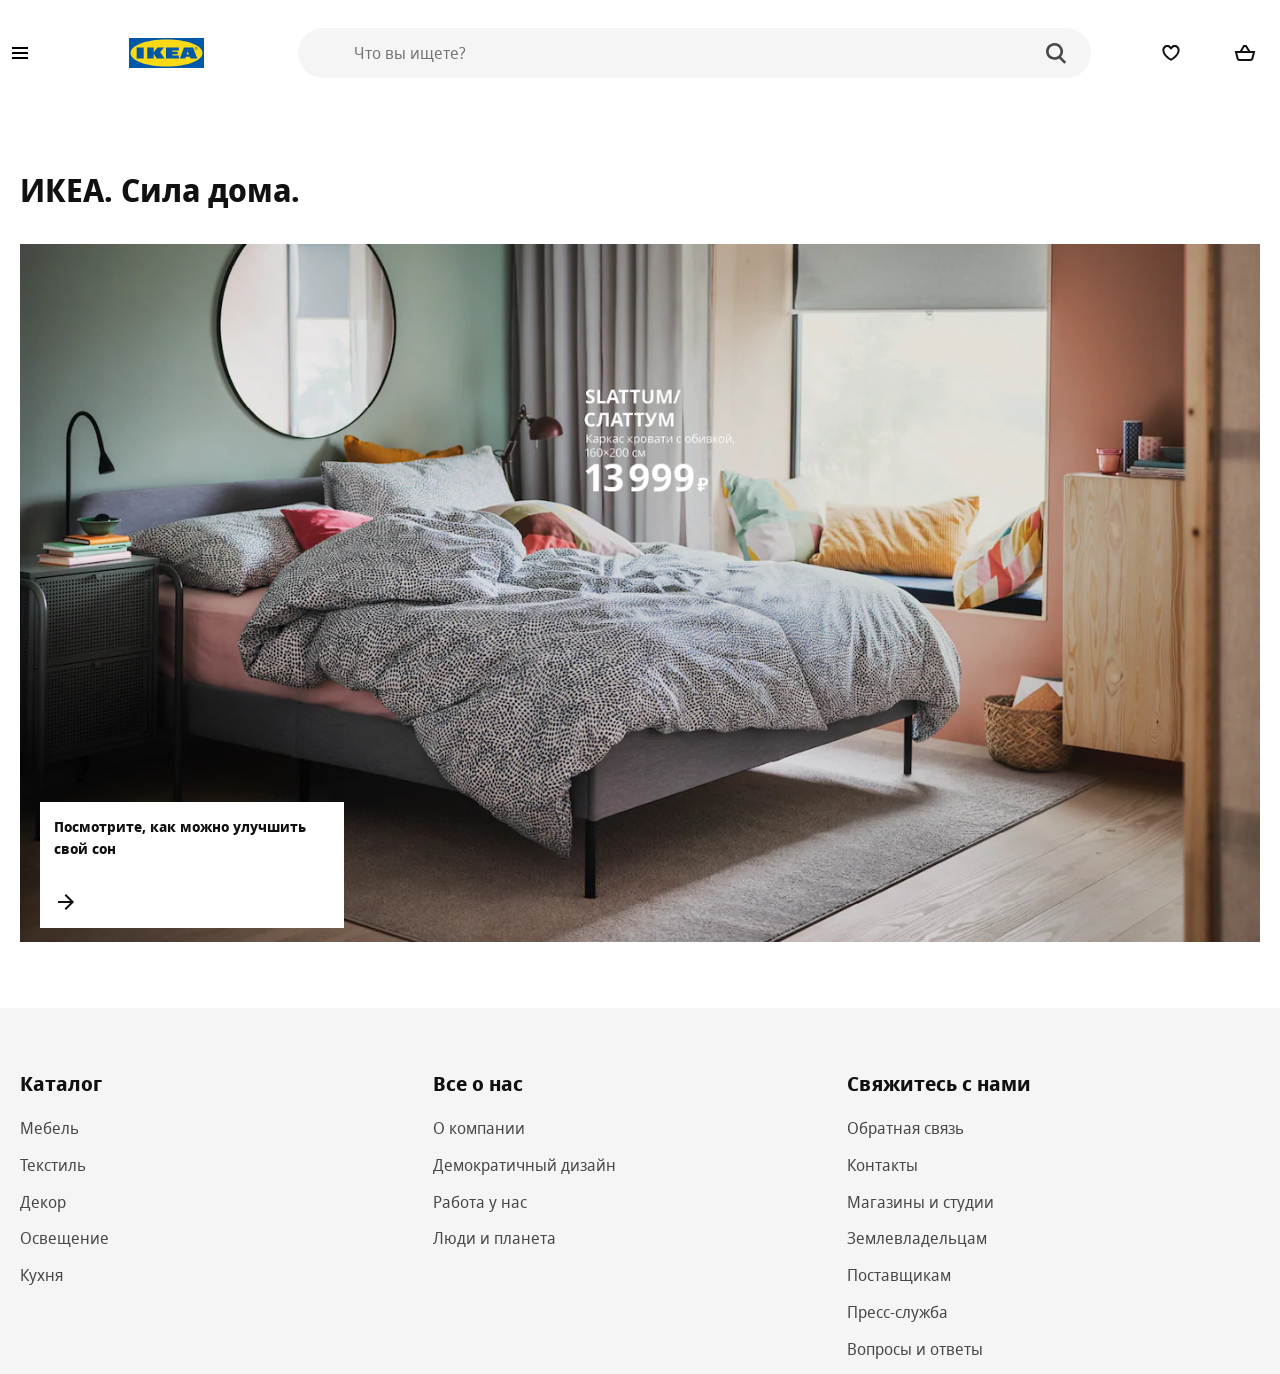
<file: index.html>
<!DOCTYPE html>
<html lang="en">
<head>
    <meta charset="UTF-8">
    <meta name="viewport"
          content="width=device-width, user-scalable=no, initial-scale=1.0, maximum-scale=1.0, minimum-scale=1.0">
    <meta http-equiv="X-UA-Compatible" content="ie=edge">
    <link rel="apple-touch-icon" sizes="180x180" href="favicon/apple-touch-icon.png">
    <link rel="icon" type="image/png" sizes="32x32" href="favicon/favicon-32x32.png">
    <link rel="icon" type="image/png" sizes="16x16" href="favicon/favicon-16x16.png">
    <link rel="mask-icon" href="favicon/safari-pinned-tab.svg" color="#0058ab">
    <meta name="msapplication-TileColor" content="#0058ab">
    <meta name="theme-color" content="#0058ab">
    <title>ИКЕА - официальный интернет-магазин мебели - IKEA</title>
    <link rel="stylesheet" href="styles/styles.css">

    <script src="script/index.js" defer type="module"></script>

</head>
<body>
<header>
    <div class="container">
        <!-- <div class="header">
            <button class="btn btn-burger" aria-label="открыть меню">
                <svg focusable="false" class="svg-icon" width="24" height="24" viewBox="0 0 24 24" fill="none"
                     xmlns="http://www.w3.org/2000/svg">
                    <path fill-rule="evenodd" clip-rule="evenodd"
                          d="M20 8H4V6H20V8ZM20 13H4V11H20V13ZM20 18H4V16H20V18Z"></path>
                </svg>
            </button>
            <a href="index.html" class="logo">
                <img src="image/ikea-logo.svg" alt="Логотип">
            </a>
            <form class="search" method="get" action="goods.html">
                <input type="search" name="s" maxlength="150" class="search-input" spellcheck="false"
                       aria-label="Искать товары, новинки и вдохновение"
                       aria-placeholder="Искать товары, новинки и вдохновение" placeholder="Что вы ищете?"
                       autocapitalize="off" autocomplete="off" autocorrect="off">
                <button type="submit" class="btn search-btn" aria-label="найти"></button>
            </form>
            <a href="goods.html?cat=wishlist" class="btn btn-wishlist">
                <svg focusable="false" class="svg-icon" width="24" height="24" viewBox="0 0 24 24" fill="none"
                     xmlns="http://www.w3.org/2000/svg">
                    <path fill-rule="evenodd" clip-rule="evenodd"
                          d="M12.336 5.52055C14.2336 3.62376 17.3096 3.62401 19.2069 5.52129C20.2067 6.52115 20.6796 7.85005 20.6259 9.15761C20.6151 12.2138 18.4184 14.8654 16.4892 16.6366C15.4926 17.5517 14.5004 18.2923 13.7593 18.8036C13.3879 19.0598 13.0771 19.2601 12.8574 19.3973C12.7475 19.466 12.6601 19.519 12.5992 19.5555C12.5687 19.5737 12.5448 19.5879 12.5279 19.5978L12.5079 19.6094L12.502 19.6129L12.5001 19.614C12.5001 19.614 12.4989 19.6147 11.9999 18.748C11.501 19.6147 11.5005 19.6144 11.5005 19.6144L11.4979 19.6129L11.4919 19.6094L11.472 19.5978C11.4551 19.5879 11.4312 19.5737 11.4007 19.5555C11.3397 19.519 11.2524 19.466 11.1425 19.3973C10.9227 19.2601 10.612 19.0598 10.2405 18.8036C9.49947 18.2923 8.50726 17.5517 7.51063 16.6366C5.58146 14.8654 3.38477 12.2139 3.37399 9.15765C3.32024 7.85008 3.79314 6.52117 4.79301 5.52129C6.69054 3.62376 9.76704 3.62376 11.6646 5.52129L11.9993 5.856L12.3353 5.52129L12.336 5.52055ZM11.9999 18.748L11.5005 19.6144L11.9999 19.9019L12.4989 19.6147L11.9999 18.748ZM11.9999 17.573C12.1727 17.462 12.384 17.3226 12.6236 17.1573C13.3125 16.6821 14.2267 15.9988 15.1366 15.1634C17.0157 13.4381 18.6259 11.2919 18.6259 9.13506V9.11213L18.627 9.08922C18.6626 8.31221 18.3844 7.52727 17.7926 6.9355C16.6762 5.81903 14.866 5.81902 13.7495 6.9355L13.7481 6.93689L11.9965 8.68166L10.2504 6.9355C9.13387 5.81903 7.3237 5.81903 6.20722 6.9355C5.61546 7.52727 5.33724 8.31221 5.3729 9.08922L5.37395 9.11213V9.13507C5.37395 11.2919 6.98418 13.4381 8.86325 15.1634C9.77312 15.9988 10.6874 16.6821 11.3762 17.1573C11.6159 17.3226 11.8271 17.462 11.9999 17.573Z"></path>
                </svg>
            </a>
            <a href="cart.html" class="btn btn-cart">
                <svg focusable="false" class="svg-icon svg-cart" width="24" height="24" viewBox="0 0 24 24" fill="none"
                     xmlns="http://www.w3.org/2000/svg" style="display: block;">
                    <path fill-rule="evenodd" clip-rule="evenodd"
                          d="M10.9994 4H10.4373L10.1451 4.48017L6.78803 9.99716H3.00001H1.71924L2.02987 11.2397L3.65114 17.7248C3.98501 19.0603 5.18497 19.9972 6.56157 19.9972L17.4385 19.9972C18.8151 19.9972 20.015 19.0603 20.3489 17.7248L21.9702 11.2397L22.2808 9.99716H21H17.2113L13.8539 4.48014L13.5618 4H12.9997H12.0004H10.9994ZM14.8701 9.99716L12.4376 6H12.0004H11.5615L9.12921 9.99716H14.8701ZM5.59142 17.2397L4.28079 11.9972H19.7192L18.4086 17.2397C18.2973 17.6849 17.8973 17.9972 17.4385 17.9972L6.56157 17.9972C6.1027 17.9972 5.70272 17.6849 5.59142 17.2397Z"></path>
                </svg>
            </a>
        </div> -->
    </div>
</header>
<main>
    <div class="container">
        <h1 class="main-header">ИКЕА. Сила дома.</h1>
        <aside class="offer">
            <a href="card.html#idd059">
                <picture>
                    <source srcset="image/b47e07ee97fd5f9bf030d258d462a945.webp" type="image/webp">
                    <img src="image/b47e07ee97fd5f9bf030d258d462a945.jpg" alt="СЛАТТУМ">
                </picture>

            </a>
            <a class="offer-extra" href="goods.html?subcat=Кровати">
                <p>Посмотрите, как можно улучшить свой сон</p>
                <svg focusable="false" viewBox="0 0 24 24" class="offer-arrow" aria-hidden="true">
                    <path fill-rule="evenodd" clip-rule="evenodd"
                          d="M19.2937 12.7074L20.0008 12.0003L19.2938 11.2932L12.0008 3.99927L10.5865 5.41339L16.1727 11.0003H4V13.0003H16.1723L10.5855 18.5868L11.9996 20.0011L19.2937 12.7074Z"></path>
                </svg>
            </a>
        </aside>
    </div>
</main>
<!-- <footer>
    <div class="container">
        <div class="footer">
            <div class="footer-catalog">
                <h2 class="footer-header">Каталог</h2>
                <ul>
                    <li class="footer-list"><a href="goods.html?cat=Мебель">Мебель</a></li>
                    <li class="footer-list"><a href="goods.html?cat=Кухня">Кухня</a></li>
                    <li class="footer-list"><a href="goods.html?cat=Текстиль">Текстиль</a></li>
                    <li class="footer-list"><a href="goods.html?cat=Освещение">Освещение</a></li>
                    <li class="footer-list"><a href="goods.html?cat=Декор">Декор</a></li>
                </ul>
            </div>
            <div class="footer-about">
                <h2 class="footer-header">Все о нас</h2>
                <ul>
                    <li class="footer-list"><a href="#">О компании</a></li>
                    <li class="footer-list"><a href="#">Демократичный дизайн</a></li>
                    <li class="footer-list"><a href="#">Работа у нас</a></li>
                    <li class="footer-list"><a href="#">Люди и планета</a></li>
                </ul>
            </div>
            <div class="footer-connection">
                <h2 class="footer-header">Свяжитесь с нами</h2>
                <ul>
                    <li class="footer-list"><a href="#">Обратная связь</a></li>
                    <li class="footer-list"><a href="#">Контакты</a></li>
                    <li class="footer-list"><a href="#">Магазины и студии</a></li>
                    <li class="footer-list"><a href="#">Землевладельцам</a></li>
                    <li class="footer-list"><a href="#">Поставщикам</a></li>
                    <li class="footer-list"><a href="#">Пресс-служба</a></li>
                    <li class="footer-list"><a href="#">Вопросы и ответы</a></li>
                </ul>
            </div>
        </div>
    </div>
</footer> -->

<!-- <div class="catalog">
    <button type="button" class="btn btn-close catalog-btn" id="hnf-menu-close-btn" aria-expanded="true"
            title="Закрыть меню" aria-label="Закрыть меню">
        <svg focusable="false" class="svg-icon" width="24" height="24" viewBox="0 0 24 24" fill="none"
             xmlns="http://www.w3.org/2000/svg">
            <path fill-rule="evenodd" clip-rule="evenodd"
                  d="M12.0002 13.4144L16.9499 18.3642L18.3642 16.9499L13.4144 12.0002L18.3642 7.05044L16.95 5.63623L12.0002 10.586L7.05044 5.63623L5.63623 7.05044L10.586 12.0002L5.63624 16.9499L7.05046 18.3642L12.0002 13.4144Z"></path>
        </svg>
    </button>
    <h2>Каталог</h2>
    <ul class="catalog-list">
        <li class="catalog-list__item active"><a href="goods.html?cat=Мебель">Мебель</a></li>
        <li class="catalog-list__item"><a href="goods.html?cat=Кухня">Кухня</a></li>
        <li class="catalog-list__item"><a href="goods.html?cat=Текстиль">Текстиль</a></li>
        <li class="catalog-list__item"><a href="goods.html?cat=Освещение">Освещение</a></li>
        <li class="catalog-list__item"><a href="goods.html?cat=Декор">Декор</a></li>
    </ul>
</div> -->

<!-- <div class="subcatalog">
    <button type="button" class="btn btn-return catalog-btn" aria-expanded="true" title="Закрыть меню"
            aria-label="Закрыть меню">
        <svg focusable="false" class="svg-icon  hnf-svg-icon" width="24" height="24" viewBox="0 0 24 24" fill="none"
             xmlns="http://www.w3.org/2000/svg">
            <path fill-rule="evenodd" clip-rule="evenodd"
                  d="M4.70613 11.2927L3.99902 11.9997L4.70606 12.7069L11.999 20.0008L13.4133 18.5867L7.82744 13.0001H19.9999V11.0001H7.82729L13.4144 5.41328L12.0002 3.99902L4.70613 11.2927Z"></path>
        </svg>
    </button>
    <h3 class="subcatalog-header"><a href="goods.html?cat=Мебель"></a></h3>
    <ul class="subcatalog-list">
        <li class="subcatalog-list__item"><a href="goods.html?subcat=Диваны">Диваны</a></li>
        <li class="subcatalog-list__item"><a href="goods.html?subcat=Кресла">Кресла</a></li>
        <li class="subcatalog-list__item"><a href="goods.html?subcat=Книжные шкафы">Книжные шкафы</a></li>
        <li class="subcatalog-list__item"><a href="goods.html?subcat=Стеллажи">Стеллажи</a></li>
        <li class="subcatalog-list__item"><a href="goods.html?subcat=Шкаф для ТВ">Шкаф для ТВ</a></li>
        <li class="subcatalog-list__item"><a href="goods.html?subcat=Кровати">Кровати</a></li>
        <li class="subcatalog-list__item"><a href="goods.html?subcat=Комоды">Комоды</a></li>
        <li class="subcatalog-list__item"><a href="goods.html?subcat=Столы">Столы</a></li>
        <li class="subcatalog-list__item"><a href="goods.html?subcat=Письменные столы">Письменные столы</a></li>
        <li class="subcatalog-list__item">
            <a href="goods.html?subcat=Стулья для письменного стола">Стулья для письменного стола</a></li>
    </ul>
</div> -->



</body>
</html>
</file>
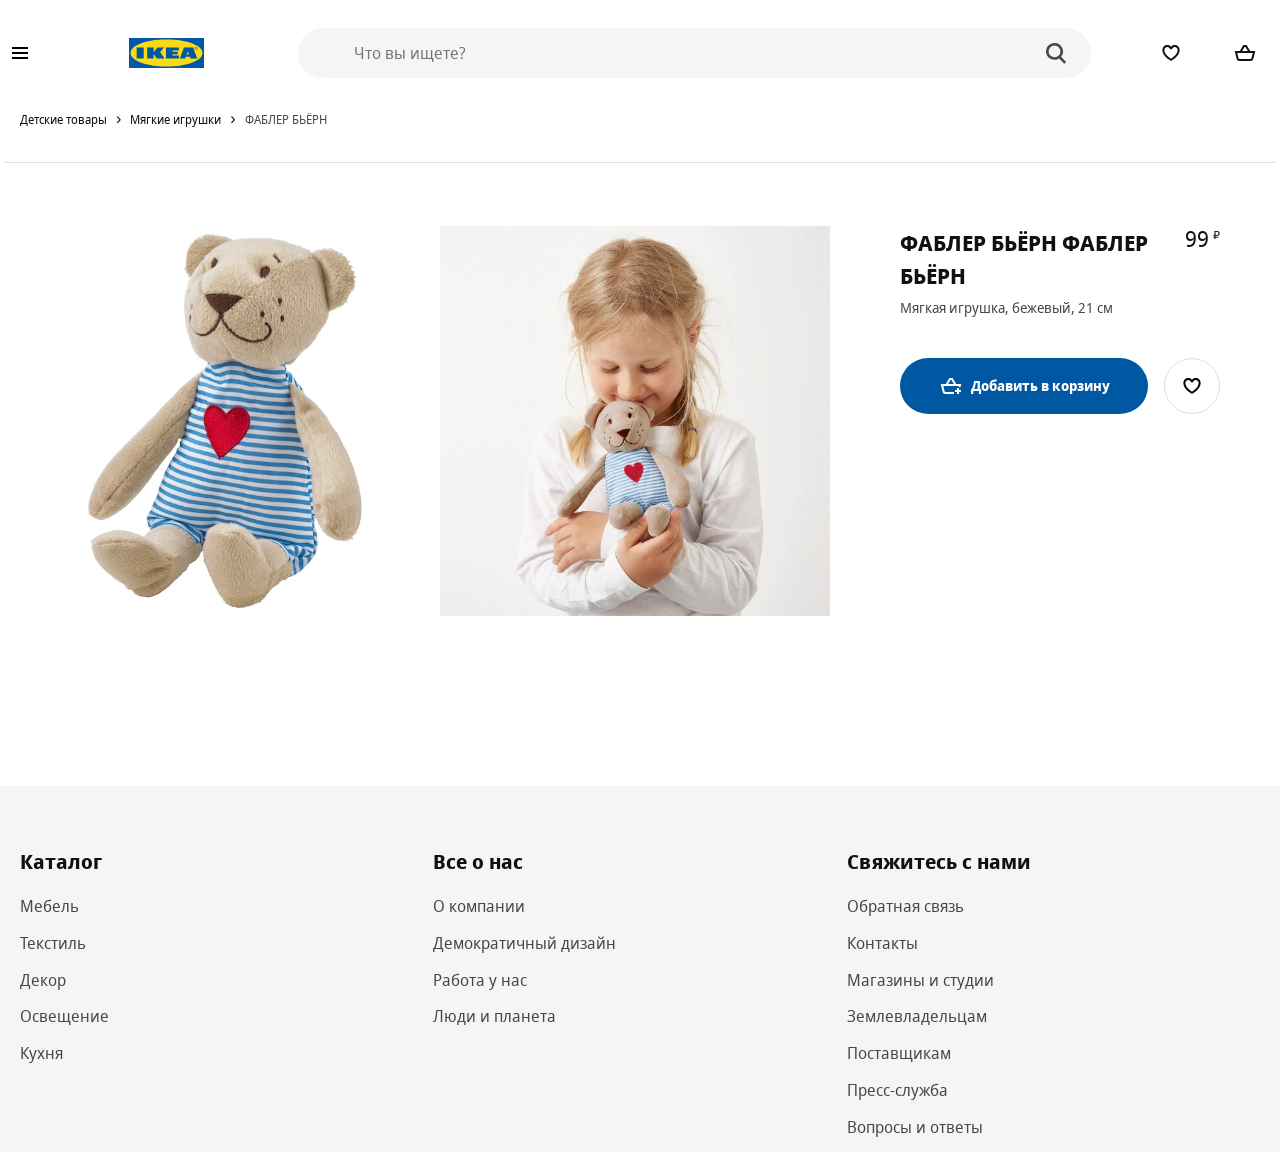
<file: card.html>
<!DOCTYPE html>
<html lang="en">
<head>
	<meta charset="UTF-8">
	<meta name="viewport" content="width=device-width, user-scalable=no, initial-scale=1.0, maximum-scale=1.0, minimum-scale=1.0">
	<meta http-equiv="X-UA-Compatible" content="ie=edge">
	<link rel="apple-touch-icon" sizes="180x180" href="favicon/apple-touch-icon.png">
	<link rel="icon" type="image/png" sizes="32x32" href="favicon/favicon-32x32.png">
	<link rel="icon" type="image/png" sizes="16x16" href="favicon/favicon-16x16.png">
	<link rel="mask-icon" href="favicon/safari-pinned-tab.svg" color="#0058ab">
	<meta name="msapplication-TileColor" content="#0058ab">
	<meta name="theme-color" content="#0058ab">
	<title>Детские игрушки - IKEA</title>
	<link rel="stylesheet" href="styles/styles.css">
	<script src="script/index.js" defer type="module"></script>

</head>
<body>
<main>
	<div class="container">
		<div class="breadcrumb">
			<nav role="navigation" aria-label="Breadcrumb" class="breadcrumb__nav">
				<ul class="breadcrumb__list">

					<li class="breadcrumb__list-item">
						<a href="goods.html?cat=Детские товары" class="breadcrumb__link"><span>Детские товары</span></a>
					</li>

					<li class="breadcrumb__list-item">
						<a href="goods.html?cat=Мягкие игрушки" class="breadcrumb__link"><span>Мягкие игрушки</span></a>
					</li>

					<li class="breadcrumb__list-item">
						<a href="#" class="breadcrumb__link"><span>ФАБЛЕР БЬЁРН</span></a>
					</li>

				</ul>
			</nav>
		</div>

		<div class="good wrapper">
			<div class="good-images">
				<div class="good-image__item">
					<img src="image/fabler-byorn-myagkaya-igrushka-bezhevyy__0710165_PE727396_S5.jpg" alt="">
				</div>
				<div class="good-image__item">
					<img src="image/fabler-byorn-myagkaya-igrushka-bezhevyy__0876865_PE611124_S5.jpg" alt="">
				</div>
			</div>
			<div class="good-item"> <!-- not-in-stock - нет в наличии-->
				<p class="good-item__new">Новинка</p>

				<div class="good-item__section">
					<div>
						<h2 class="good-item__header">ФАБЛЕР БЬЁРН ФАБЛЕР БЬЁРН</h2>
						<p class="good-item__description">Мягкая игрушка, бежевый, 21 см</p>

					</div>
					<p class="good-item__price">
						<span class="good-item__empty">Нет в наличии</span>
						<span class="good-item__price-value">99</span>
						<span class="good-item__currency">₽</span>
					</p>

				</div>
				<div class="good-item__buttons">
					<button type="button" class="btn btn-good" data-idd="idd001">
						<svg focusable="false" viewBox="0 0 24 24" class="btn-good-svg" aria-hidden="true">
							<path fill-rule="evenodd" clip-rule="evenodd" d="M10.4372 4H10.9993H12.0003H12.9996H13.5616L13.8538 4.48014L17.2112 9.99713H21H22.2806L21.9702 11.2396L21.5303 13H19.4688L19.7194 11.9971H4.28079L5.59143 17.2397C5.70272 17.6848 6.1027 17.9971 6.56157 17.9971H15V19.9971H6.56157C5.18496 19.9971 3.98502 19.0602 3.65114 17.7247L2.02987 11.2397L1.71924 9.99713H3.00002H6.78793L10.145 4.48017L10.4372 4ZM12.4375 6L14.87 9.99713H9.12911L11.5614 6H12.0003H12.4375ZM17.9961 16V14H19.9961V16H21.9961V18H19.9961V20H17.9961V18H15.9961V16H17.9961Z"></path>
						</svg>

						<span class="btn-good__label">Добавить в корзину</span>
					</button>
					<button type="button" class="btn btn-add-wishlist" data-idd="idd001">
						<svg focusable="false" viewBox="0 0 24 24" class="btn-add-wishlist__svg" aria-hidden="true">
							<path fill-rule="evenodd" clip-rule="evenodd" d="M12.336 5.52055C14.2336 3.62376 17.3096 3.62401 19.2069 5.52129C20.2067 6.52115 20.6796 7.85005 20.6259 9.15761C20.6151 12.2138 18.4184 14.8654 16.4892 16.6366C15.4926 17.5517 14.5004 18.2923 13.7593 18.8036C13.3879 19.0598 13.0771 19.2601 12.8574 19.3973C12.7475 19.466 12.6601 19.519 12.5992 19.5555C12.5687 19.5737 12.5448 19.5879 12.5279 19.5978L12.5079 19.6094L12.502 19.6129L12.5001 19.614C12.5001 19.614 12.4989 19.6147 11.9999 18.748C11.501 19.6147 11.5005 19.6144 11.5005 19.6144L11.4979 19.6129L11.4919 19.6094L11.472 19.5978C11.4551 19.5879 11.4312 19.5737 11.4007 19.5555C11.3397 19.519 11.2524 19.466 11.1425 19.3973C10.9227 19.2601 10.612 19.0598 10.2405 18.8036C9.49947 18.2923 8.50726 17.5517 7.51063 16.6366C5.58146 14.8654 3.38477 12.2139 3.37399 9.15765C3.32024 7.85008 3.79314 6.52117 4.79301 5.52129C6.69054 3.62376 9.76704 3.62376 11.6646 5.52129L11.9993 5.856L12.3353 5.52129L12.336 5.52055ZM11.9999 18.748L11.5005 19.6144L11.9999 19.9019L12.4989 19.6147L11.9999 18.748ZM11.9999 17.573C12.1727 17.462 12.384 17.3226 12.6236 17.1573C13.3125 16.6821 14.2267 15.9988 15.1366 15.1634C17.0157 13.4381 18.6259 11.2919 18.6259 9.13506V9.11213L18.627 9.08922C18.6626 8.31221 18.3844 7.52727 17.7926 6.9355C16.6762 5.81903 14.866 5.81902 13.7495 6.9355L13.7481 6.93689L11.9965 8.68166L10.2504 6.9355C9.13387 5.81903 7.3237 5.81903 6.20722 6.9355C5.61546 7.52727 5.33724 8.31221 5.3729 9.08922L5.37395 9.11213V9.13507C5.37395 11.2919 6.98418 13.4381 8.86325 15.1634C9.77312 15.9988 10.6874 16.6821 11.3762 17.1573C11.6159 17.3226 11.8271 17.462 11.9999 17.573Z"></path>
						</svg>
					</button>
				</div>

			</div>
		</div>


	</div>
</main>
</body>
</html>
</file>
<file: styles/styles.css>
/*
* Prefixed by https://autoprefixer.github.io
* PostCSS: v7.0.29,
* Autoprefixer: v9.7.6
* Browsers: last 4 version
*/

@font-face {
	font-family: 'Noto Sans';
	src: local('Noto Sans Display Regular'), local('NotoSansDisplay-Regular'), url('../fonts/Notosansdisplayregular.woff2') format('woff2'), url('../fonts/Notosansdisplayregular.woff') format('woff');
	font-weight: 400;
	font-style: normal;
}

@font-face {
	font-family: 'Noto Sans';
	src: local('Noto Sans Display Italic'), local('NotoSansDisplay-Italic'), url('../fonts/Notosansdisplayitalic.woff2') format('woff2'), url('../fonts/Notosansdisplayitalic.woff') format('woff');
	font-weight: 400;
	font-style: italic;
}

@font-face {
	font-family: 'Noto Sans';
	src: local('Noto Sans Display Bold'), local('NotoSansDisplay-Bold'), url('../fonts/Notosansdisplaybold.woff2') format('woff2'), url('../fonts/Notosansdisplaybold.woff') format('woff');
	font-weight: 700;
	font-style: normal;
}

@font-face {
	font-family: 'Noto Sans';
	src: local('Noto Sans Display Bold Italic'), local('NotoSansDisplay-BoldItalic'), url('../fonts/Notosansdisplaybolditalic.woff2') format('woff2'), url('../fonts/Notosansdisplaybolditalic.woff') format('woff');
	font-weight: 700;
	font-style: italic;
}

html {
	-webkit-box-sizing: border-box;
	box-sizing: border-box;
}

*,
*::before,
*::after {
	-webkit-box-sizing: inherit;
	box-sizing: inherit;
}

body {
	min-width: 320px;
	margin: 0;

	background-color: #fff; /*под проект*/
	font-family: Noto Sans, Arial, sans-serif; /*в "" свой шрифт под проект*/

	font-size: 16px;
	color: #111;
	line-height: 1.5;
	-webkit-font-smoothing: subpixel-antialiased;
}

button, input {
	font: inherit;
}

button {
	cursor: pointer;
}

img {
	max-width: 100%;
	width: 100%;
	height: auto;
}

a {
	text-decoration: none;
	color: inherit;
}

ul {
	list-style: none;
	padding: 0;
	margin: 0;
}

h1, h2, h3, p {
	padding: 0;
	margin: 0;
}

/* container */

.container {
	max-width: 100rem;
	margin: 0 auto;
	padding: 0 1.25rem;
}

.visually-hidden {
	position: absolute !important;
	clip: rect(1px 1px 1px 1px);
	clip: rect(1px, 1px, 1px, 1px);
	padding: 0 !important;
	border: 0 !important;
	height: 1px !important;
	width: 1px !important;
	overflow: hidden;
}

/* при работе с float */

.clearfix::after {
	content: "";
	display: table;
	clear: both;
}

header {
	margin-bottom: 3.75rem;
}

.header {
	display: -ms-grid;
	display: grid;
	grid-gap: 1.25rem;
	-ms-grid-columns: 2fr 1.25rem 2fr 1.25rem 16fr 1.25rem 1fr 1.25rem 1fr;
	grid-template-columns: 2fr 2fr 16fr 1fr 1fr;
	-webkit-box-align: center;
	-ms-flex-align: center;
	align-items: center;
	padding: 1.75rem 0;
}

footer {
	background-color: #f5f5f5;
	margin-top: 3.75rem;
	padding: 3.75rem 0 0 0;
}

.footer {
	display: -ms-grid;
	display: grid;
	-ms-grid-columns: 1fr 1fr 1fr;
	grid-template-columns: 1fr 1fr 1fr;
}

.main-header {
	margin-bottom: 1.875rem
}

.btn {
	background-color: transparent;
	outline: transparent;
	border-radius: 50%;
	width: 40px;
	height: 40px;
	display: -webkit-box;
	display: -ms-flexbox;
	display: flex;
	-webkit-box-align: center;
	-ms-flex-align: center;
	align-items: center;
	-webkit-box-pack: center;
	-ms-flex-pack: center;
	justify-content: center;
	border: 1px solid transparent;
}

.btn:hover {
	background-color: #f5f5f5;
	color: #111;
}

.svg-icon {
	fill: currentColor;
}

.logo {
	text-align: center;
	width: 75px;
	height: 30px;

}

.search {
	position: relative;
	-webkit-box-flex: 1;
	-ms-flex-positive: 1;
	flex-grow: 1;
	height: 50px;
	margin: 0 40px;
}

.search-input {
	-webkit-appearance: none;
	-moz-appearance: none;
	appearance: none;
	background-color: #f5f5f5;
	display: block;
	appearance: none;
	width: 100%;
	height: 100%;
	padding: .5rem 3.5rem;
	margin: 0 auto;
	line-height: 1.5;
	border: 0;
	border-radius: 50em;
	outline: 0;
	-webkit-box-shadow: none;
	box-shadow: none;
	-webkit-transition: background .2s;
	-o-transition: background .2s;
	transition: background .2s;
}

.search-btn {
	position: absolute;
	top: 0.9rem;
	right: 0.9rem;
	background-image: url("data:image/svg+xml;charset=utf-8,%3Csvg width='16' height='17' fill='%23484848' xmlns='http://www.w3.org/2000/svg'%3E%3Cpath fill-rule='evenodd' clip-rule='evenodd' d='M6.5 11a4.5 4.5 0 110-9 4.5 4.5 0 010 9zm4.968-.307a6.5 6.5 0 10-1.514 1.315l3.996 3.996 1.414-1.414-3.896-3.897z'/%3E%3C/svg%3E");
	background-repeat: no-repeat;
	background-size: contain;
	width: 2.5rem;
	height: 1.5rem;
	background-position: center;
}

.offer {
	position: relative;
}

.offer-extra {
	position: absolute;
	padding: .9rem;
	color: #111;
	left: 1.25rem;
	bottom: 1.25rem;
	display: -webkit-box;
	display: -ms-flexbox;
	display: flex;
	background: #fff;
	-webkit-box-orient: vertical;
	-webkit-box-direction: normal;
	-ms-flex-direction: column;
	flex-direction: column;
	-webkit-box-align: start;
	-ms-flex-align: start;
	align-items: flex-start;
	max-width: 19rem;
	min-width: 13rem;
	font-size: .9rem;
	line-height: 1.5;
	font-weight: bold;
	word-break: break-word;
}

.offer-arrow {
	display: inline-block;
	height: 1.5rem;
	width: 1.5rem;
	vertical-align: middle;
	fill: currentColor;
	margin-top: 1.875rem;

}


.footer-header {
	line-height: 2rem;
	font-size: 1.25rem;
	padding: 0 0 1rem 0;

}

.footer-list {
	margin-bottom: .8rem;
}

.footer-list > a {
	color: #484848;
}

.footer-list > a:hover {
	color: #111;
	text-decoration: underline;
}

.catalog {
	position: fixed;
	z-index: 999;
	top: 0;
	left: -100%;
	bottom: 0;
	background-color: #fff;
	overflow-y: auto;
	overflow-x: hidden;
	-webkit-transition: left 0.2s 0s;
	-o-transition: left 0.2s 0s;
	transition: left 0.2s 0s;
	width: 20rem;
	padding: 6rem 4rem 3rem;

}

.catalog.open {
	left: 0;
}

.catalog-btn {
	position: absolute;
	top: 3rem;
	left: 3rem;
}

.catalog-list__item,
.subcatalog-list__item {
	cursor: pointer;
	color: #111;


}

.catalog-list__item a,
.subcatalog-list__item a {
	text-decoration: underline;
	display: block;
}

.catalog-list__item a {
	padding: .5rem 1.5rem .5rem 0;
}

.subcatalog-list__item a {
	padding: .5rem 0;
}

.catalog-list__item:hover a,
.subcatalog-list__item:hover a {
	text-decoration: underline;
}

.catalog-list__item.active {
	background-repeat: no-repeat;
	background-position: right 0 center;
	background-image: url('data:image/svg+xml;utf8,<svg width="24" height="24" viewBox="0 0 24 24" fill="none" xmlns="http://www.w3.org/2000/svg"><path fill-rule="evenodd" clip-rule="evenodd" d="M15.5996 11.9999L9.81456 17.7857L8.40026 16.3716L12.7714 11.9999L8.40026 7.62823L9.81457 6.21411L15.5996 11.9999Z" fill="%23959595"/></svg>');
}

.subcatalog {
	position: fixed;
	z-index: 998;
	top: 0;
	left: -100%;
	bottom: 0;
	background-color: #fff;
	overflow-y: auto;
	overflow-x: hidden;
	-webkit-transition: left, right 0.2s 0s;
	-o-transition: left, right 0.2s 0s;
	transition: left, right 0.2s 0s;
	width: 25rem;
	padding: 6rem 4rem 3rem;
	border-left: 2px solid #ccc;
}

.subcatalog.subopen {
	left: 20rem;
	display: block;
}

.overlay {
	display: block;
	position: fixed;
	z-index: 899;
	top: 0;
	bottom: 0;
	right: 0;
	left: 0;
	background-color: black;
	-webkit-transition: all .2s ease;
	-o-transition: all .2s ease;
	transition: all .2s ease;
	opacity: 0;
	pointer-events: none;
}

.overlay.active {
	opacity: 0.25;
	pointer-events: all;
}


.wrapper {
	position: relative;
	margin-top: 4rem;
}

.wrapper:before {
	content: '';
	width: calc(100% + 2rem);
	display: block;
	position: absolute;
	top: -2rem;
	z-index: 99;
	margin: 0 -1rem;
	border-bottom: 1px solid #dfdfdf;
}

.good {
	display: -ms-grid;
	display: grid;
	-ms-grid-columns: minmax(0, 1fr) 1.25rem minmax(0, 1fr) 1.25rem minmax(0, 1fr) 1.25rem minmax(0, 1fr) 1.25rem minmax(0, 1fr) 1.25rem minmax(0, 1fr) 1.25rem minmax(0, 1fr) 1.25rem minmax(0, 1fr) 1.25rem minmax(0, 1fr) 1.25rem minmax(0, 1fr) 1.25rem minmax(0, 1fr) 1.25rem minmax(0, 1fr);
	grid-template-columns: repeat(12, minmax(0, 1fr));
	grid-column-gap: 1.25rem;
	padding-top: 2rem;
}

.good-images {
	display: -webkit-box;
	display: -ms-flexbox;
	display: flex;
	-ms-flex-wrap: wrap;
	flex-wrap: wrap;
	-ms-grid-column: 1;
	grid-column-start: 1;
	-ms-grid-column-span: 8;
	grid-column-end: 9;
	-ms-flex-pack: distribute;
	justify-content: space-around;


}

.good-image__item {
	width: calc(50% - 1.25rem);
	margin-left: .625rem;
	margin-right: .625rem;
	min-height: 500px;
}


.good-item {
	-ms-grid-column: 9;
	grid-column-start: 9;
	-ms-grid-column-span: 4;
	grid-column-end: 13;
	padding: 0 2.5rem;
}

.good-item__section {
	margin-bottom: 2.5rem;
}

.good-item__new {
	display: none;
}


.good-item__empty {
	display: none;
}

.not-in-stock .good-item__empty {
	display: block;
}

.not-in-stock .btn-good {
	display: none;
}

.good-item__header {
	font-size: 1.375rem;
	line-height: 1.5;
	font-weight: 700;
	text-transform: uppercase;
	margin-bottom: .3rem;
}

.good-item__description {
	line-height: 1.5;
	letter-spacing: 0;
	font-weight: 400;
	color: #484848;
	font-size: .875rem;
}

.good-item__price {
	white-space: nowrap;
	text-align: right;
}

.good-item__section {
	display: -webkit-box;
	display: -ms-flexbox;
	display: flex;
	-webkit-box-pack: justify;
	-ms-flex-pack: justify;
	justify-content: space-between;
}

.good-item__price-value {
	line-height: 1.1875;
	font-size: 1.375rem;
}

.good-item__currency {
	line-height: .9;
	font-size: .6875rem;
	vertical-align: text-top;
}

.not-in-stock .good-item__price-value,
.not-in-stock .good-item__currency {
	display: none;
}

.good-item__buttons {
	display: -webkit-box;
	display: -ms-flexbox;
	display: flex;
	-webkit-box-pack: justify;
	-ms-flex-pack: justify;
	justify-content: space-between;
	-webkit-box-align: center;
	-ms-flex-align: center;
	align-items: center;
	width: 100%;
}

.btn-good {
	margin-right: 1rem;
	-webkit-box-flex: 1;
	-ms-flex-positive: 1;
	flex-grow: 1;
	-ms-flex-negative: 1;
	flex-shrink: 1;
	position: relative;
	background: #0058a3;
	color: #fff;
	border-radius: 52px;
	padding: 0 2rem;
	display: -webkit-box;
	display: -ms-flexbox;
	display: flex;
	height: 3.5rem;
	-webkit-box-align: center;
	-ms-flex-align: center;
	align-items: center;
}

.btn-good-svg {
	margin-right: .5rem;
	vertical-align: top;
	-ms-flex-negative: 0;
	flex-shrink: 0;
	display: inline-block;
	height: 1.5rem;
	width: 1.5rem;
	fill: #fff;
}

.btn-good:hover {
	color: #0058a3;
}

.btn-good:hover .btn-good-svg {
	fill: #0058a3;
}

.btn-good__label {
	text-align: center;
	border: 0;
	font-weight: 700;
	font-size: .875rem;
	line-height: 1.42857;
}

.btn-add-wishlist {
	background: rgba(0, 0, 0, 0);
	color: #111;
	border-radius: 40px;
	padding: 0 .9375rem;
	border: 1px solid #dfdfdf;
	height: 3.5rem;
	width: 3.5rem;
	margin-left: auto;
}

.btn-add-wishlist__svg {
	height: 1.5rem;
	width: 1.5rem;

}

.btn-add-wishlist:hover .btn-add-wishlist__svg {
	fill: red;
}

.btn-add-wishlist.contains-wishlist .btn-add-wishlist__svg {
	fill: red;

}

.btn-add-wishlist:hover.contains-wishlist .btn-add-wishlist__svg {
	fill: black;
}


.goods-list {
	display: -ms-grid;
	display: grid;
	grid-gap: 1.25rem;
	grid-template-columns: repeat(4, 1fr);
}

.goods-list__item {
	margin-bottom: 2rem;
}


.goods-item {
	position: relative;
	display: -webkit-box;
	display: -ms-flexbox;
	display: flex;
	-webkit-box-orient: vertical;
	-webkit-box-direction: normal;
	-ms-flex-direction: column;
	flex-direction: column;
	-webkit-box-pack: justify;
	-ms-flex-pack: justify;
	justify-content: space-between;
	height: 100%;
}

.goods-item__img {
	height: 380px;
	display: table-cell;
	vertical-align: middle
}


.btn-add-card {
	position: absolute;
	opacity: 0;
	-webkit-transition: opacity 0.2s 0s;
	-o-transition: opacity 0.2s 0s;
	transition: opacity 0.2s 0s;
	right: 1rem;
	bottom: 0.5rem;
	background-color: rgb(0, 88, 163);
	border: 1px solid rgb(0, 88, 163);
	background-repeat: no-repeat;
	background-position: center;
	background-image: url("data:image/svg+xml;utf8,<svg width='24' height='24' xmlns='http://www.w3.org/2000/svg' viewBox='0 0 24 24'><path fill-rule='evenodd' clip-rule='evenodd' d='M10.4372 4H10.9993H12.0003H12.9996H13.5616L13.8538 4.48014L17.2112 9.99713H21H22.2806L21.9702 11.2396L21.5303 13H19.4688L19.7194 11.9971H4.28079L5.59143 17.2397C5.70272 17.6848 6.1027 17.9971 6.56157 17.9971H15V19.9971H6.56157C5.18496 19.9971 3.98502 19.0602 3.65114 17.7247L2.02987 11.2397L1.71924 9.99713H3.00002H6.78793L10.145 4.48017L10.4372 4ZM12.4375 6L14.87 9.99713H9.12911L11.5614 6H12.0003H12.4375ZM17.9961 16V14H19.9961V16H21.9961V18H19.9961V20H17.9961V18H15.9961V16H17.9961Z' fill='white' /></svg>");
}

.btn-add-card:hover {
	background-color: rgb(255, 255, 255);
	background-image: url("data:image/svg+xml;utf8,<svg width='24' height='24' xmlns='http://www.w3.org/2000/svg' viewBox='0 0 24 24'><path fill-rule='evenodd' clip-rule='evenodd' d='M10.4372 4H10.9993H12.0003H12.9996H13.5616L13.8538 4.48014L17.2112 9.99713H21H22.2806L21.9702 11.2396L21.5303 13H19.4688L19.7194 11.9971H4.28079L5.59143 17.2397C5.70272 17.6848 6.1027 17.9971 6.56157 17.9971H15V19.9971H6.56157C5.18496 19.9971 3.98502 19.0602 3.65114 17.7247L2.02987 11.2397L1.71924 9.99713H3.00002H6.78793L10.145 4.48017L10.4372 4ZM12.4375 6L14.87 9.99713H9.12911L11.5614 6H12.0003H12.4375ZM17.9961 16V14H19.9961V16H21.9961V18H19.9961V20H17.9961V18H15.9961V16H17.9961Z' fill='rgb(0, 88, 163)' /></svg>");

}

.goods-item:hover .btn-add-card {
	opacity: 1;
}

.goods-item__header {
	margin-top: auto;
	margin-bottom: 1rem;
}

.goods-item__new {
	line-height: 1.42857;
	color: #ca5008;
	font-weight: 700;
	font-size: 0.8rem;
}

.goods-item__link {
	display: block;
	height: 100%;
}

.goods-item__description {
	margin-bottom: 1rem;
	font-size: .875rem;
	line-height: 1.42857;
}

.goods-item__price {
	min-height: calc(40px + 0.5rem);
	padding-bottom: 0.5rem;
	font-weight: 700;
}

.goods-item__price-value {
	font-size: 1.375rem;
}

.goods-item__currency {
	line-height: .9;
	font-size: .6875rem;
	vertical-align: text-top;
}


.breadcrumb__list-item {
	display: inline;
}

.breadcrumb__list-item:after {
	content: "\0203A";
	display: inline;
	margin: 0 .3125rem;
	font-size: 1rem;
	line-height: 1.125;
}

.breadcrumb__list-item:last-child:after {
	content: "";
}

.breadcrumb__link {
	font-size: .75rem;
	line-height: 1.5;
	font-weight: 400;
	vertical-align: middle;
}

.breadcrumb__list-item:last-child .breadcrumb__link {
	color: #484848;
	pointer-events: none;
	cursor: auto;
}

.cart-wrapper {
	max-width: 768px;
}

.cart-header {
	text-align: center;
}

.product {
	display: -ms-grid;
	display: grid;
	-ms-grid-columns: 152px 4fr 6fr;
	grid-template-columns: 152px 4fr 6fr;
	-ms-grid-rows: auto;
	grid-template-rows: auto;
	font-size: .81rem;
	line-height: 1.385;
}

.product > *:nth-child(1) {
	-ms-grid-row: 1;
	-ms-grid-column: 1;
}

.product > *:nth-child(2) {
	-ms-grid-row: 1;
	-ms-grid-column: 2;
}

.product > *:nth-child(3) {
	-ms-grid-row: 1;
	-ms-grid-column: 3;
}

.product__image-container {
	-ms-grid-column: 1;
	grid-column: 1;
	-ms-grid-row: 1;
	-ms-grid-row-span: 2;
	grid-row: 1/3;
	padding-right: 1rem;
}

.product__description {
	-ms-grid-column: 2;
	grid-column: 2;
	-ms-grid-row: 1;
	grid-row: 1;
}

.product__name {
	font-size: 1.2rem;
	margin-bottom: .5rem;
	font-weight: 700;
	text-transform: uppercase;
	word-break: break-word;
}

.product__prices {
	-ms-grid-column: 3;
	grid-column: 3;
	-ms-grid-row: 1;
	grid-row: 1;
	text-align: right;
	padding-top: 0;
}

.product__controls {
	-ms-grid-column: 3;
	grid-column: 3;
	-ms-grid-row: 2;
	grid-row: 2;
	margin-top: .5rem;
	display: -webkit-box;
	display: -ms-flexbox;
	display: flex;
	-webkit-box-pack: end;
	-ms-flex-pack: end;
	justify-content: flex-end;
}

.btn-remove {
	color: #444;
	border-color: #666;
	border-radius: unset;
}

.product__total {
	font-weight: 700;
	font-size: 1.06rem;
	line-height: 1.2;
}

.product-controls__remove {
	width: 12.5%;
}

.product-controls__quantity {
	width: 25%;
	margin-left: .5rem;
}

.cart-header {
	margin-bottom: 3rem;
}

.cart-item {
	margin-bottom: 2rem;
}

.cart-total {
	display: -webkit-box;
	display: -ms-flexbox;
	display: flex;
	-webkit-box-pack: justify;
	-ms-flex-pack: justify;
	justify-content: space-between;
	padding: .35rem 0;
	font-weight: 700;
	font-size: 14px;
	text-align: initial;
	border: dashed #cacaca;
	border-width: 1px 0;
}

.cart-checkout {
	color: #ffffff;
	padding: 12px 62px;
	background-color: #3a6e9f;
	border: none;
	display: block;
	margin: 1rem auto;
}

.cart-form {
	margin: 1rem 0;
	text-align: center;
}

.cart-form label {
	display: block;
	margin: 1rem;
}

select {
	width: 100%;
	max-width: 352px;
	height: 40px;
	margin: 0;
	padding: 0 10px;
	border: 1px solid #666;
	border-radius: 2px;
	background: #fff url(../image/chevron-down-thin-24.1667eab2.svg) no-repeat right 8px center/1.5rem;
	-webkit-appearance: none;
	-moz-appearance: none;
	appearance: none;
	font-size: 1rem;
	line-height: 1.15;
	font-family: inherit;
	text-transform: none;
}

@media (max-width: 1200px) {
	.goods-list {
		grid-template-columns: repeat(3, 1fr);
	}
}

@media (max-width: 768px) {
	.goods-list {
		grid-template-columns: repeat(2, 1fr);
	}

	.header {
		-ms-grid-columns: 1fr 1.25rem 2fr 1.25rem 1fr 1.25rem 1fr;
		grid-template-columns: 1fr 2fr 1fr 1fr;
		-ms-grid-rows: auto 1.25rem auto 1.25rem auto;
		grid-template-areas: "burger logo wishlist cart" "main main . sidebar" "footer footer footer footer";
	}

	.btn-burger {
		grid-area: burger;
	}

	.logo {
		grid-area: logo;
	}

	.btn-wishlist {
		grid-area: wishlist;
	}

	.btn-cart {
		grid-area: cart;
	}

	.search {
		grid-area: search;
		-ms-grid-row: 2;
		grid-row: 2;
		-ms-grid-column-span: 5;
		grid-column-end: 6;
		-ms-grid-column: 1;
		grid-column-start: 1;
		margin: 0;
	}

	.footer {
		-ms-grid-rows: auto;
		grid-template-rows: auto;
		-webkit-box-pack: center;
		-ms-flex-pack: center;
		justify-content: center;
		grid-template-areas: "catalog" "about" "connection";
		-ms-grid-columns: 300px;
		grid-template-columns: 300px

	}

	.footer-catalog {
		grid-area: catalog;
		margin-bottom: 50px;
	}

	.footer-about {
		grid-area: about;
		margin-bottom: 50px;
	}

	.footer-connection {
		grid-area: connection;
		margin-bottom: 50px;
	}

	.catalog {
		width: 50%;
	}

	.subcatalog {
		width: 50%;
		left: auto;
		right: -100%;
	}

	.subcatalog.subopen {
		right: 0;
		left: auto;
	}
}

@media (max-width: 768px) {

	.footer-catalog {
		-ms-grid-row: 1;
		-ms-grid-column: 1

	}

	.footer-about {
		-ms-grid-row: 2;
		-ms-grid-column: 1

	}

	.footer-connection {
		-ms-grid-row: 3;
		-ms-grid-column: 1

	}
}

@media (max-width: 768px) {

	.btn-burger {
		-ms-grid-row: 1;
		-ms-grid-column: 1;
	}

	.logo {
		-ms-grid-row: 1;
		-ms-grid-column: 3;
	}

	.btn-wishlist {
		-ms-grid-row: 1;
		-ms-grid-column: 5;
	}

	.btn-cart {
		-ms-grid-row: 1;
		-ms-grid-column: 7;
	}
}

@media (max-width: 576px) {
	.goods-list {
		-ms-grid-columns: 1fr;
		grid-template-columns: 1fr;
	}

	.catalog {
		width: 100%;
	}

	.subcatalog {
		z-index: 999;
		width: 100%;
	}

	.subcatalog.subopen {
		right: 0;
	}
}
</file>
